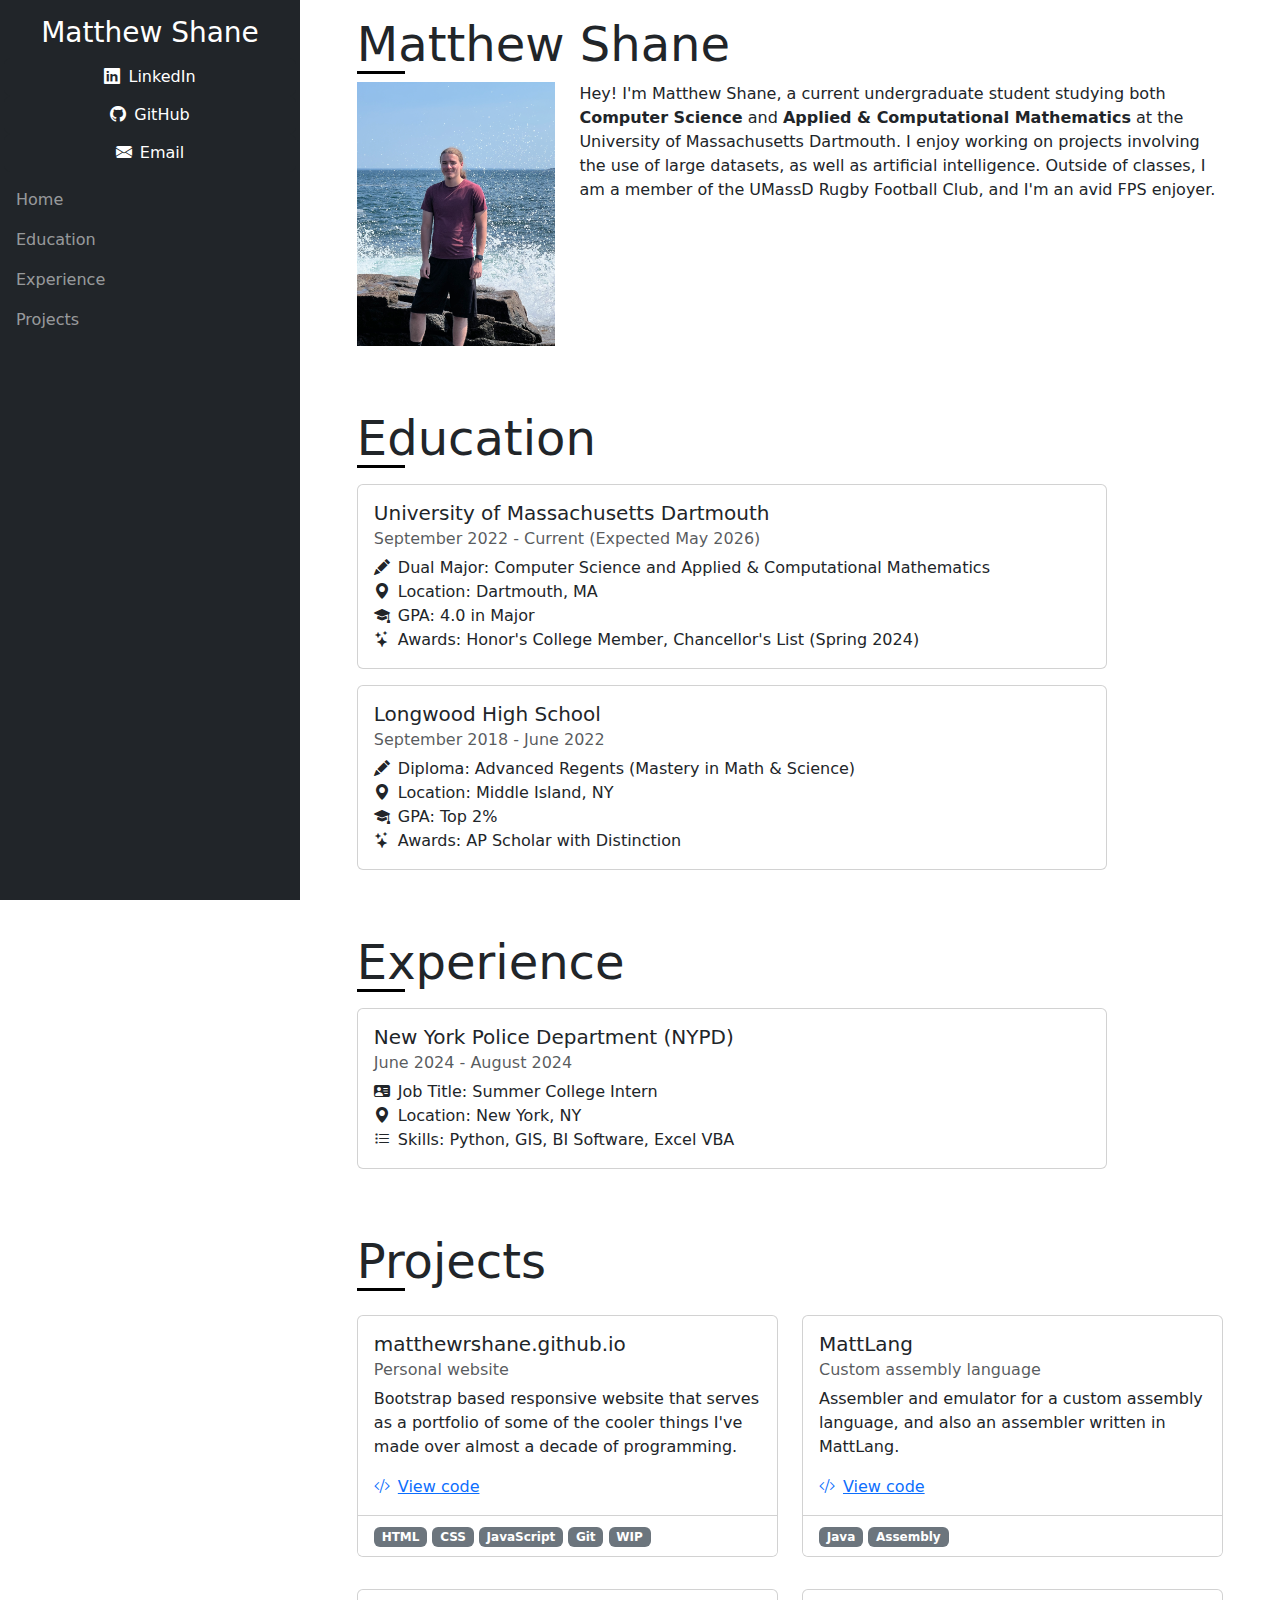
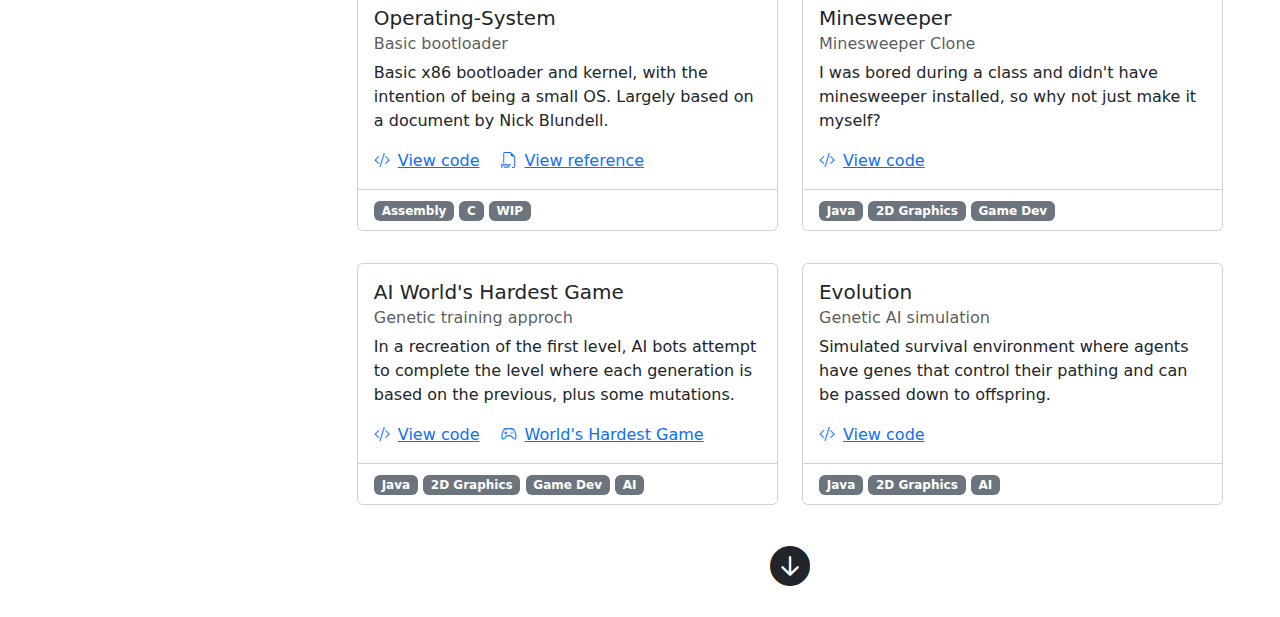
<file: index.html>
<!doctype html>
<html lang="en">

<head>
  <meta charset="utf-8">
  <meta name="viewport" content="width=device-width, initial-scale=1">
  <title>Matthew Shane</title>
  <link href="https://cdn.jsdelivr.net/npm/bootstrap@5.3.3/dist/css/bootstrap.min.css" rel="stylesheet"
    integrity="sha384-QWTKZyjpPEjISv5WaRU9OFeRpok6YctnYmDr5pNlyT2bRjXh0JMhjY6hW+ALEwIH" crossorigin="anonymous">
  <link rel="stylesheet" href="https://cdn.jsdelivr.net/npm/bootstrap-icons@1.11.3/font/bootstrap-icons.css"
    integrity="sha384-tViUnnbYAV00FLIhhi3v/dWt3Jxw4gZQcNoSCxCIFNJVCx7/D55/wXsrNIRANwdD" crossorigin="anonymous">
  <link href="assets/css/style.css" rel="stylesheet">
</head>

<body>
  <header id="header" class="sidebar">
    <div class="d-flex flex-column bg-dark h-100 p-3">
      <div class="closebar d-xl-none">
        <button type="button" class="btn-close btn-close-white header-close" aria-label="Close"></button>
      </div>
      <div class="profile">
        <div class="row">
          <h3>Matthew Shane</h3>
        </div>
        <div class="row">
          <a class="btn btn-dark" href="https://www.linkedin.com/in/matthewrshane/" target="_blank"
            rel="noopener noreferrer"><i class="bi bi-linkedin"></i>LinkedIn</a>
        </div>
        <div class="row">
          <a class="btn btn-dark" href="https://github.com/matthewrshane" target="_blank" rel="noopener noreferrer"><i
              class="bi bi-github"></i>GitHub</a>
        </div>
        <div class="row">
          <a class="btn btn-dark" href="mailto:matthewrshane616@gmail.com" target="_blank" rel="noopener noreferrer"><i
              class="bi bi-envelope-fill"></i>Email</a>
        </div>
      </div>
      <nav class="navbar navbar-dark" id="navItems">
        <div class="navbar-nav">
          <a class="nav-item nav-link header-close" href="#home">Home</a>
          <a class="nav-item nav-link header-close" href="#education">Education</a>
          <a class="nav-item nav-link header-close" href="#experience">Experience</a>
          <a class="nav-item nav-link header-close" href="#projects">Projects</a>
        </div>
      </nav>
    </div>
  </header>

  <main id="main">
    <div id="overlay"></div>
    <nav class="navbar navbar-expand-xl d-xl-none px-3 bg-body-tertiary sticky-top">
      <a class="navbar-brand" href="#"><i class="bi bi-arrow-up"></i></a>
      <button class="navbar-toggler header-toggle" type="button" data-bs-toggle="offcanvas"
        data-bs-target="#offcanvasNavigation" aria-controls="offcanvasNavigation" aria-expanded="false"
        aria-label="Toggle navigation">
        <span class="navbar-toggler-icon"></span>
      </button>
    </nav>

    <div class="d-flex justify-content-center">
      <div class="p-3 col-12 col-xl-11 col-xxl-10">
        <div class="section" id="home">
          <h1 class="display-5 section-title">Matthew Shane</h1>
          <div class="row">
            <div class="col-12 col-sm-3">
              <img src="assets/images/bio.JPEG" class="img-fluid" alt="Picture of me.">
            </div>
            <div class="col-12 col-sm-9">
              <p>Hey! I'm Matthew Shane, a current undergraduate student studying both <b>Computer Science</b> and
                <b>Applied & Computational Mathematics</b> at the University of Massachusetts Dartmouth. I enjoy working
                on projects involving the use of large datasets, as well as artificial intelligence. Outside of classes,
                I
                am a member of the UMassD Rugby Football Club, and I'm an avid FPS enjoyer.
              </p>
            </div>
          </div>
        </div>

        <div class="section" id="education">
          <h1 class="display-5 section-title">Education</h1>
          <div class="card edu-card">
            <div class="card-body">
              <h5 class="card-title">University of Massachusetts Dartmouth</h5>
              <h6 class="card-subtitle mb-2 text-body-secondary">September 2022 - Current (Expected May 2026)</h6>
              <div class="card-text">
                <ul>
                  <li><i class="bi bi-pencil-fill"></i>Dual Major: Computer Science and Applied & Computational
                    Mathematics
                  </li>
                  <li><i class="bi bi-geo-alt-fill"></i>Location: Dartmouth, MA</li>
                  <li><i class="bi bi-mortarboard-fill"></i>GPA: 4.0 in Major</li>
                  <li><i class="bi bi-stars"></i>Awards: Honor's College Member, Chancellor's List (Spring 2024)</li>
                </ul>
              </div>
            </div>
          </div>
          <div class="card edu-card">
            <div class="card-body">
              <h5 class="card-title">Longwood High School</h5>
              <h6 class="card-subtitle mb-2 text-body-secondary">September 2018 - June 2022</h6>
              <div class="card-text">
                <ul>
                  <li><i class="bi bi-pencil-fill"></i>Diploma: Advanced Regents (Mastery in Math & Science)</li>
                  <li><i class="bi bi-geo-alt-fill"></i>Location: Middle Island, NY</li>
                  <li><i class="bi bi-mortarboard-fill"></i>GPA: Top 2%</li>
                  <li><i class="bi bi-stars"></i>Awards: AP Scholar with Distinction</li>
                </ul>
              </div>
            </div>
          </div>
        </div>

        <div class="section" id="experience">
          <h1 class="display-5 section-title">Experience</h1>

          <div class="card job-card">
            <div class="card-body">
              <h5 class="card-title">New York Police Department (NYPD)</h5>
              <h6 class="card-subtitle mb-2 text-body-secondary">June 2024 - August 2024</h6>
              <div class="card-text">
                <ul>
                  <li><i class="bi bi-person-vcard-fill"></i>Job Title: Summer College Intern</li>
                  <li><i class="bi bi-geo-alt-fill"></i>Location: New York, NY</li>
                  <li><i class="bi bi-list-task"></i>Skills: Python, GIS, BI Software, Excel VBA</li>
                </ul>
              </div>
            </div>
          </div>
        </div>

        <div class="section" id="projects">
          <h1 class="display-5 section-title">Projects</h1>
          <div class="row row-cols-1 row-cols-md-2 row-cols-xxl-3 card-grid">
            <div class="col">
              <div class="card proj-card">
                <div class="card-body d-flex align-items-start flex-column">
                  <h5 class="card-title">matthewrshane.github.io</h5>
                  <h6 class="card-subtitle mb-2 text-body-secondary">Personal website</h6>
                  <p class="card-text">Bootstrap based responsive website that serves as a portfolio of some of the
                    cooler things I've made over almost a decade of programming.</p>
                  <div class="mt-auto">
                    <a href="https://github.com/matthewrshane/matthewrshane.github.io" class="card-link" target="_blank"
                      rel="noopener noreferrer"><i class="bi bi-code-slash"></i>View code</a>
                  </div>
                </div>
                <ul class="list-group list-group-flush">
                  <li class="list-group-item">
                    <span class="badge text-bg-secondary">HTML</span>
                    <span class="badge text-bg-secondary">CSS</span>
                    <span class="badge text-bg-secondary">JavaScript</span>
                    <span class="badge text-bg-secondary">Git</span>
                    <span class="badge text-bg-secondary">WIP</span>
                  </li>
                </ul>
              </div>
            </div>

            <div class="col">
              <div class="card proj-card">
                <div class="card-body d-flex align-items-start flex-column">
                  <h5 class="card-title">MattLang</h5>
                  <h6 class="card-subtitle mb-2 text-body-secondary">Custom assembly language</h6>
                  <p class="card-text">Assembler and emulator for a custom assembly language, and also an assembler
                    written in MattLang.</p>
                  <div class="mt-auto">
                    <a href="https://github.com/matthewrshane/MattLang" class="card-link" target="_blank"
                      rel="noopener noreferrer"><i class="bi bi-code-slash"></i>View code</a>
                  </div>
                </div>
                <ul class="list-group list-group-flush">
                  <li class="list-group-item">
                    <span class="badge text-bg-secondary">Java</span>
                    <span class="badge text-bg-secondary">Assembly</span>
                  </li>
                </ul>
              </div>
            </div>

            <div class="col">
              <div class="card proj-card">
                <div class="card-body d-flex align-items-start flex-column">
                  <h5 class="card-title">Operating-System</h5>
                  <h6 class="card-subtitle mb-2 text-body-secondary">Basic bootloader</h6>
                  <p class="card-text">Basic x86 bootloader and kernel, with the intention of being a small OS. Largely
                    based on a document by Nick Blundell.</p>
                  <div class="mt-auto">
                    <a href="https://github.com/matthewrshane/Operating-System" class="card-link" target="_blank"
                      rel="noopener noreferrer"><i class="bi bi-code-slash"></i>View code</a>
                    <a href="https://github.com/tpn/pdfs/blob/master/Writing%20a%20Simple%20Operating%20System%20from%20Scratch%20-%20Nick%20Blundell%20-%20Dec%202010.pdf"
                      class="card-link" target="_blank" rel="noopener noreferrer"><i class="bi bi-filetype-pdf"></i>View
                      reference</a>
                  </div>
                </div>
                <ul class="list-group list-group-flush">
                  <li class="list-group-item">
                    <span class="badge text-bg-secondary">Assembly</span>
                    <span class="badge text-bg-secondary">C</span>
                    <span class="badge text-bg-secondary">WIP</span>
                  </li>
                </ul>
              </div>
            </div>

            <div class="col">
              <div class="card proj-card">
                <div class="card-body d-flex align-items-start flex-column">
                  <h5 class="card-title">Minesweeper</h5>
                  <h6 class="card-subtitle mb-2 text-body-secondary">Minesweeper Clone</h6>
                  <p class="card-text">I was bored during a class and didn't have minesweeper installed, so why not just
                    make it myself?</p>
                  <div class="mt-auto">
                    <a href="#" class="card-link" target="_blank" rel="noopener noreferrer"><i
                        class="bi bi-code-slash"></i>View code</a>
                  </div>
                </div>
                <ul class="list-group list-group-flush">
                  <li class="list-group-item">
                    <span class="badge text-bg-secondary">Java</span>
                    <span class="badge text-bg-secondary">2D Graphics</span>
                    <span class="badge text-bg-secondary">Game Dev</span>
                  </li>
                </ul>
              </div>
            </div>

            <div class="col">
              <div class="card proj-card">
                <div class="card-body d-flex align-items-start flex-column">
                  <h5 class="card-title">AI World's Hardest Game</h5>
                  <h6 class="card-subtitle mb-2 text-body-secondary">Genetic training approch</h6>
                  <p class="card-text">In a recreation of the first level, AI bots attempt to complete the level where
                    each generation is based on the previous, plus some mutations.</p>
                  <div class="mt-auto">
                    <a href="https://github.com/matthewrshane/AI-Worlds-Hardest-Game" class="card-link" target="_blank"
                      rel="noopener noreferrer"><i class="bi bi-code-slash"></i>View code</a>
                    <a href="https://www.coolmathgames.com/0-worlds-hardest-game" class="card-link" target="_blank"
                      rel="noopener noreferrer"><i class="bi bi-controller"></i>World's Hardest Game</a>
                  </div>
                </div>
                <ul class="list-group list-group-flush">
                  <li class="list-group-item">
                    <span class="badge text-bg-secondary">Java</span>
                    <span class="badge text-bg-secondary">2D Graphics</span>
                    <span class="badge text-bg-secondary">Game Dev</span>
                    <span class="badge text-bg-secondary">AI</span>
                  </li>
                </ul>
              </div>
            </div>

            <div class="col">
              <div class="card proj-card">
                <div class="card-body d-flex align-items-start flex-column">
                  <h5 class="card-title">Evolution</h5>
                  <h6 class="card-subtitle mb-2 text-body-secondary">Genetic AI simulation</h6>
                  <p class="card-text">Simulated survival environment where agents have genes that control their pathing
                    and can be passed down to offspring.</p>
                  <div class="mt-auto">
                    <a href="https://github.com/matthewrshane/Evolution" class="card-link" target="_blank"
                      rel="noopener noreferrer"><i class="bi bi-code-slash"></i>View code</a>
                  </div>
                </div>
                <ul class="list-group list-group-flush">
                  <li class="list-group-item">
                    <span class="badge text-bg-secondary">Java</span>
                    <span class="badge text-bg-secondary">2D Graphics</span>
                    <span class="badge text-bg-secondary">AI</span>
                  </li>
                </ul>
              </div>
            </div>
          </div>

          <div class="row row-cols-1 row-cols-md-2 row-cols-xxl-3 card-grid collapse" id="projShowHide">
            <div class="col">
              <div class="card proj-card">
                <div class="card-body d-flex align-items-start flex-column">
                  <h5 class="card-title">Mattopoly</h5>
                  <h6 class="card-subtitle mb-2 text-body-secondary">Monopoly clone</h6>
                  <p class="card-text">Originally intended to be played with friends, interest was lost and the project
                    abandoned. Contains a custom Swing-like GUI.</p>
                  <div class="mt-auto">
                    <a href="https://github.com/matthewrshane/Mattopoly" class="card-link" target="_blank"
                      rel="noopener noreferrer"><i class="bi bi-code-slash"></i>View code</a>
                  </div>
                </div>
                <ul class="list-group list-group-flush">
                  <li class="list-group-item">
                    <span class="badge text-bg-secondary">Java</span>
                    <span class="badge text-bg-secondary">2D Graphics</span>
                    <span class="badge text-bg-secondary">Game Dev</span>
                    <span class="badge text-bg-secondary">Unfinished</span>
                  </li>
                </ul>
              </div>
            </div>

            <div class="col">
              <div class="card proj-card">
                <div class="card-body d-flex align-items-start flex-column">
                  <h5 class="card-title">OpenGL Game Engine</h5>
                  <h6 class="card-subtitle mb-2 text-body-secondary">Java 3D Game Engine</h6>
                  <p class="card-text">A 3D game engine written primarily in Java. Largely based on a YouTube tutorial
                    series by ThinMatrix.</p>
                  <div class="mt-auto">
                    <a href="https://github.com/matthewrshane/OpenGL-Game" class="card-link" target="_blank"
                      rel="noopener noreferrer"><i class="bi bi-code-slash"></i>View code</a>
                    <a href="https://www.youtube.com/playlist?list=PLRIWtICgwaX0u7Rf9zkZhLoLuZVfUksDP" class="card-link"
                      target="_blank" rel="noopener noreferrer"><i class="bi bi-youtube"></i>View tutorials</a>
                  </div>
                </div>
                <ul class="list-group list-group-flush">
                  <li class="list-group-item">
                    <span class="badge text-bg-secondary">Java</span>
                    <span class="badge text-bg-secondary">3D Graphics</span>
                    <span class="badge text-bg-secondary">Game Dev</span>
                    <span class="badge text-bg-secondary">Unfinished</span>
                  </li>
                </ul>
              </div>
            </div>

            <div class="col">
              <div class="card proj-card">
                <div class="card-body d-flex align-items-start flex-column">
                  <h5 class="card-title">Linear Regression</h5>
                  <h6 class="card-subtitle mb-2 text-body-secondary">Regression modelling</h6>
                  <p class="card-text">A simple example of linear regression using an iterative method. Also a highly
                    customizable graphing utility written in Java.</p>
                  <div class="mt-auto">
                    <a href="https://github.com/matthewrshane/Linear-Regression" class="card-link" target="_blank"
                      rel="noopener noreferrer"><i class="bi bi-code-slash"></i>View code</a>
                  </div>
                </div>
                <ul class="list-group list-group-flush">
                  <li class="list-group-item">
                    <span class="badge text-bg-secondary">Java</span>
                    <span class="badge text-bg-secondary">2D Graphics</span>
                    <span class="badge text-bg-secondary">Regression</span>
                  </li>
                </ul>
              </div>
            </div>

            <div class="col">
              <div class="card proj-card">
                <div class="card-body d-flex align-items-start flex-column">
                  <h5 class="card-title">QOI</h5>
                  <h6 class="card-subtitle mb-2 text-body-secondary">Image compression</h6>
                  <p class="card-text">A Java implementation of the Quite OK Image Format (QOI). This format allows for
                    lossless image compression in O(n) time.</p>
                  <div class="mt-auto">
                    <a href="https://github.com/matthewrshane/qoi-java" class="card-link" target="_blank"
                      rel="noopener noreferrer"><i class="bi bi-code-slash"></i>View code</a>
                    <a href="https://qoiformat.org/" class="card-link" target="_blank" rel="noopener noreferrer"><i
                        class="bi bi-image-fill"></i>QOI Format</a>
                  </div>
                </div>
                <ul class="list-group list-group-flush">
                  <li class="list-group-item">
                    <span class="badge text-bg-secondary">Java</span>
                    <span class="badge text-bg-secondary">Image Compression</span>
                  </li>
                </ul>
              </div>
            </div>

            <div class="col">
              <div class="card proj-card">
                <div class="card-body d-flex align-items-start flex-column">
                  <h5 class="card-title">LC-3 Assembler</h5>
                  <h6 class="card-subtitle mb-2 text-body-secondary">LC-3 assembly implementation</h6>
                  <p class="card-text">An unfinished implementation using C of the Little Computer 3 assembly language.
                    Also a linked-list implementation.</p>
                  <div class="mt-auto">
                    <a href="https://github.com/matthewrshane/LC-3-Assembler-Project" class="card-link" target="_blank"
                      rel="noopener noreferrer"><i class="bi bi-code-slash"></i>View code</a>
                  </div>
                </div>
                <ul class="list-group list-group-flush">
                  <li class="list-group-item">
                    <span class="badge text-bg-secondary">C</span>
                    <span class="badge text-bg-secondary">Assembly</span>
                    <span class="badge text-bg-secondary">Unfinished</span>
                  </li>
                </ul>
              </div>
            </div>

            <div class="col">
              <div class="card proj-card">
                <div class="card-body d-flex align-items-start flex-column">
                  <h5 class="card-title">C Server</h5>
                  <h6 class="card-subtitle mb-2 text-body-secondary">Windows networking</h6>
                  <p class="card-text">An unfinished server written in C using the Winsock 2 API. Currently the server
                    will handle requests by sending back a 404 error message.</p>
                  <div class="mt-auto">
                    <a href="https://github.com/matthewrshane/C-Server" class="card-link" target="_blank"
                      rel="noopener noreferrer"><i class="bi bi-code-slash"></i>View code</a>
                  </div>
                </div>
                <ul class="list-group list-group-flush">
                  <li class="list-group-item">
                    <span class="badge text-bg-secondary">C</span>
                    <span class="badge text-bg-secondary">Networking</span>
                    <span class="badge text-bg-secondary">Unfinished</span>
                  </li>
                </ul>
              </div>
            </div>

            <div class="col">
              <div class="card proj-card">
                <div class="card-body d-flex align-items-start flex-column">
                  <h5 class="card-title">3D Wireframe Render Engine</h5>
                  <h6 class="card-subtitle mb-2 text-body-secondary">Java 3D Render Engine</h6>
                  <p class="card-text">A simple 3D renderer capable of rendering wireframe shapes. Mainly written to
                    explore linear algebra topics like rotation matrices.</p>
                  <div class="mt-auto">
                    <a href="https://github.com/matthewrshane/3D-Wireframe-Render-Engine" class="card-link"
                      target="_blank" rel="noopener noreferrer"><i class="bi bi-code-slash"></i>View code</a>
                  </div>
                </div>
                <ul class="list-group list-group-flush">
                  <li class="list-group-item">
                    <span class="badge text-bg-secondary">Java</span>
                    <span class="badge text-bg-secondary">3D Graphics</span>
                    <span class="badge text-bg-secondary">Linear Algebra</span>
                  </li>
                </ul>
              </div>
            </div>

            <div class="col">
              <div class="card proj-card">
                <div class="card-body d-flex align-items-start flex-column">
                  <h5 class="card-title">Power Function Regression</h5>
                  <h6 class="card-subtitle mb-2 text-body-secondary">Regression modelling</h6>
                  <p class="card-text">Performs polynomial regression. Also contains a simple Java graphing utility.</p>
                  <div class="mt-auto">
                    <a href="https://github.com/matthewrshane/Power-Function-Regression" class="card-link"
                      target="_blank" rel="noopener noreferrer"><i class="bi bi-code-slash"></i>View code</a>
                  </div>
                </div>
                <ul class="list-group list-group-flush">
                  <li class="list-group-item">
                    <span class="badge text-bg-secondary">Java</span>
                    <span class="badge text-bg-secondary">2D Graphics</span>
                    <span class="badge text-bg-secondary">Regression</span>
                  </li>
                </ul>
              </div>
            </div>
          </div>

          <div class="d-flex justify-content-center">
            <button class="btn btn-lg btn-show-hide collapsed" type="button" data-bs-toggle="collapse"
              data-bs-target="#projShowHide" aria-expanded="false" aria-controls="projShowHide">
              <i class="bi bi-arrow-up-circle-fill no-space h1"></i>
            </button>
          </div>
        </div>
      </div>
    </div>
  </main>

  <script src="https://code.jquery.com/jquery-3.7.1.min.js"
    integrity="sha256-/JqT3SQfawRcv/BIHPThkBvs0OEvtFFmqPF/lYI/Cxo=" crossorigin="anonymous"></script>
  <script src="https://cdn.jsdelivr.net/npm/bootstrap@5.3.3/dist/js/bootstrap.bundle.min.js"
    integrity="sha384-YvpcrYf0tY3lHB60NNkmXc5s9fDVZLESaAA55NDzOxhy9GkcIdslK1eN7N6jIeHz"
    crossorigin="anonymous"></script>
  <!-- <script src="https://cdn.jsdelivr.net/npm/@popperjs/core@2.11.8/dist/umd/popper.min.js"
    integrity="sha384-I7E8VVD/ismYTF4hNIPjVp/Zjvgyol6VFvRkX/vR+Vc4jQkC+hVqc2pM8ODewa9r"
    crossorigin="anonymous"></script>
  <script src="https://cdn.jsdelivr.net/npm/bootstrap@5.3.3/dist/js/bootstrap.min.js"
    integrity="sha384-0pUGZvbkm6XF6gxjEnlmuGrJXVbNuzT9qBBavbLwCsOGabYfZo0T0to5eqruptLy"
    crossorigin="anonymous"></script> -->
  <script src="assets/js/main.js"></script>
</body>

</html>
</file>
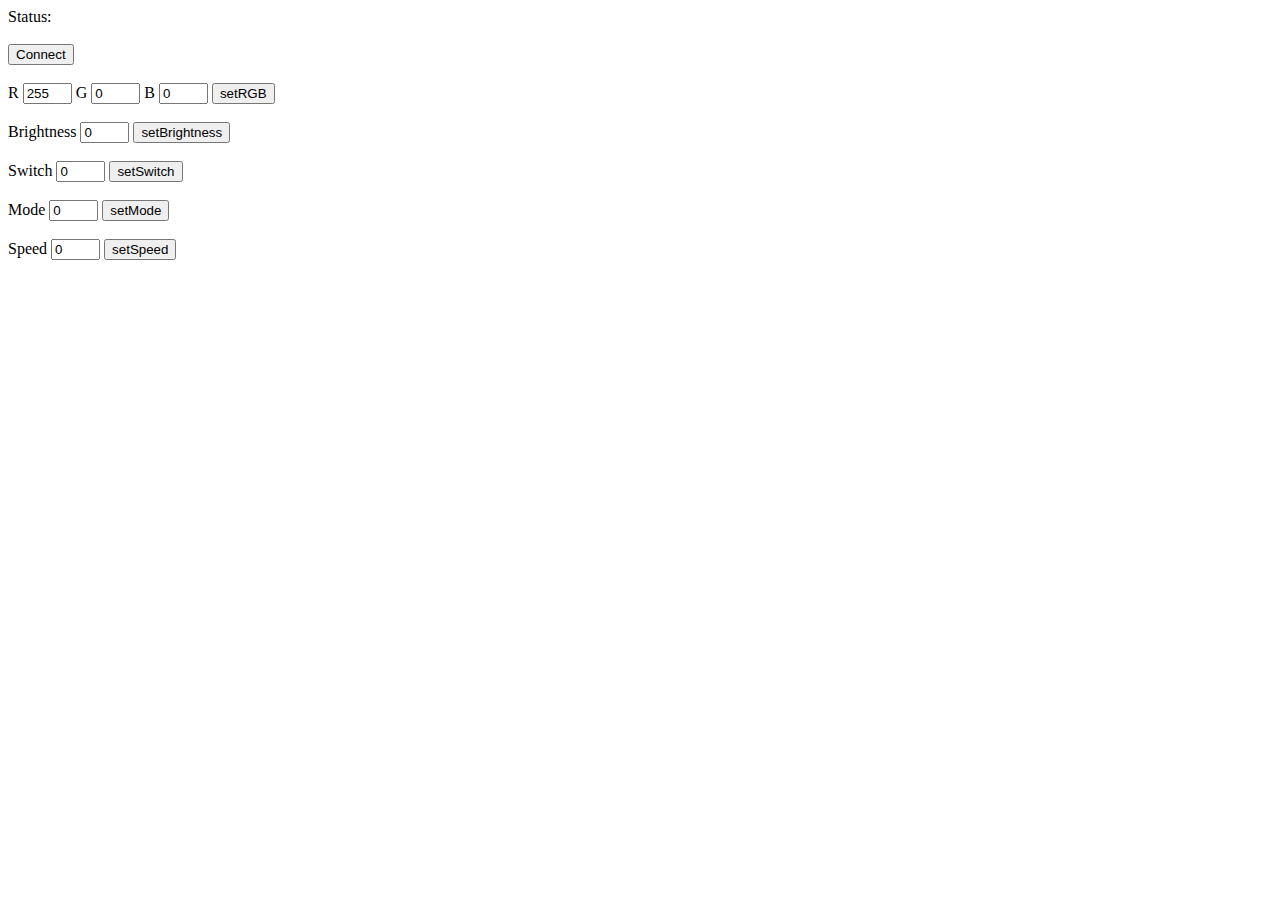
<file: led/index.html>
<!doctype html>
<html lang="en">
	<head>
		<meta charset="utf-8" />
		<title></title>
	</head>

	<body>

		Status: <span id="status"></span>
		<br /><br />

		<script type="module" src="./BluetoothLedStrip.js"></script>

		<script type="module">

			import { BluetoothLedStrip } from './BluetoothLedStrip.js';

			var device;

			// connect callback
			function onConnect(device)
			{
				document.getElementById('status').innerHTML = 'Device ' + device.name + ' connected';
			}

			// disconnect callback
			function onDisconnect(device)
			{
				document.getElementById('status').innerHTML = 'Device ' + device.name + ' disconnected';
			}

			// error callback
			function onError(exception)
			{
				document.getElementById('status').innerHTML = 'Error ' + exception + ' occured';
			}

			// 'Connect' button
			window.connect = function()
			{
				device = new BluetoothLedStrip.Device();
				device.connect(onConnect, onDisconnect, onError);
			}

			// 'setRGB' button
			window.setRGB = function()
			{
				const red = document.getElementById('red').value;
				const green = document.getElementById('green').value;
				const blue = document.getElementById('blue').value;
				device.setRGB(red, green, blue);
			}

			// 'setBrightness' button
			window.setBrightness = function()
			{
				const brightness = document.getElementById('brightness').value;
				device.setBrightness(brightness);
			}

			// 'setSwitch' button
			window.setSwitch = function()
			{
				const value = document.getElementById('switch').value;
				device.setSwitch(value);
			}

			// 'setMode' button
			window.setMode = function()
			{
				const mode = document.getElementById('mode').value;
				device.setMode(mode);
			}

			// 'setSpeed' button
			window.setSpeed = function()
			{
				const speed = document.getElementById('speed').value;
				device.setSpeed(speed);
			}

		</script>

		<button onclick="connect();">Connect</button>
		<br /><br />
		R <input type="text" id="red" size="3" value="255">
		G <input type="text" id="green" size="3" value="0">
		B <input type="text" id="blue" size="3" value="0">
		<button onclick="setRGB();">setRGB</button>
		<br /><br />
		Brightness <input type="text" id="brightness" size="3" value="0">
		<button onclick="setBrightness();">setBrightness</button>
		<br /><br />
		Switch <input type="text" id="switch" size="3" value="0">
		<button onclick="setSwitch();">setSwitch</button>
		<br /><br />
		Mode <input type="text" id="mode" size="3" value="0">
		<button onclick="setMode();">setMode</button>
		<br /><br />
		Speed <input type="text" id="speed" size="3" value="0">
		<button onclick="setSpeed();">setSpeed</button>

	</body>
</html>
</file>
<file: assets/css/style.css>
.section {
  scroll-margin: 0;
  padding-bottom: 4em;
}

.section:last-of-type {
  min-height: 100vh;
  padding-bottom: initial;
}

.section-title {
  position: relative;
}

.section-title::after {
  content:'';
  position: absolute;
  width: 1em;
  height: 3px;
  background: #000;
  bottom: 0;
  left: 0;
  margin: auto;
}

#header {
  position: fixed;
  top: 0;
  left: 0;
  bottom: 0;
  width: 300px;
  transition: 0.5s;
}

#main {
  margin-left: 300px;
  transition: 0.5s;
}

@media (max-width: 1199.98px) {
  #header {
    left: -300px;
  }

  #main {
    margin-left: 0;
  }

  .section {
    scroll-margin: 5em;
  }
}

.header-active {
  overflow: hidden;
}

.header-active #header {
  left: 0;
}

.sidebar {
  z-index: 10000;
}

#overlay {
  position: fixed;
  display: none;
  width: 100%;
  height: 100%;
  top: 0;
  left: 0;
  right: 0;
  bottom: 0;
  background-color: rgba(0,0,0,0.5);
  z-index: 9999;
  cursor: pointer;
}

#overlay.header-active {
  display: block;
}

.profile {
  color: #fff;
  text-align: center;
}

.closebar {
  color: #fff;
  text-align: right;
}

.card-text>ul {
  list-style-type: none;
  padding: 0;
  margin: 0;
}

.edu-card {
  max-width: 750px;
  margin-top: 1em;
}

.job-card {
  max-width: 750px;
  margin-top: 1em;
}

.card-grid>.col {
  margin-top: 1em;
  margin-bottom: 1em;
}

.proj-card {
  height: 100%;
}

i {
  margin-right: 0.5em;
}

i.no-space {
  margin-right: initial;
}

.btn-show-hide {
  transition: 0.3s;
  display: flex;
  width: 4em;
  height: 4em;
  align-items: center;
  justify-content: center;
}

.btn-show-hide.collapsed {
  -webkit-transform:rotate(180deg);
  -moz-transform:rotate(180deg);
  -o-transform:rotate(180deg);
  -ms-transform:rotate(180deg);
  transform:rotate(180deg);
}
</file>
